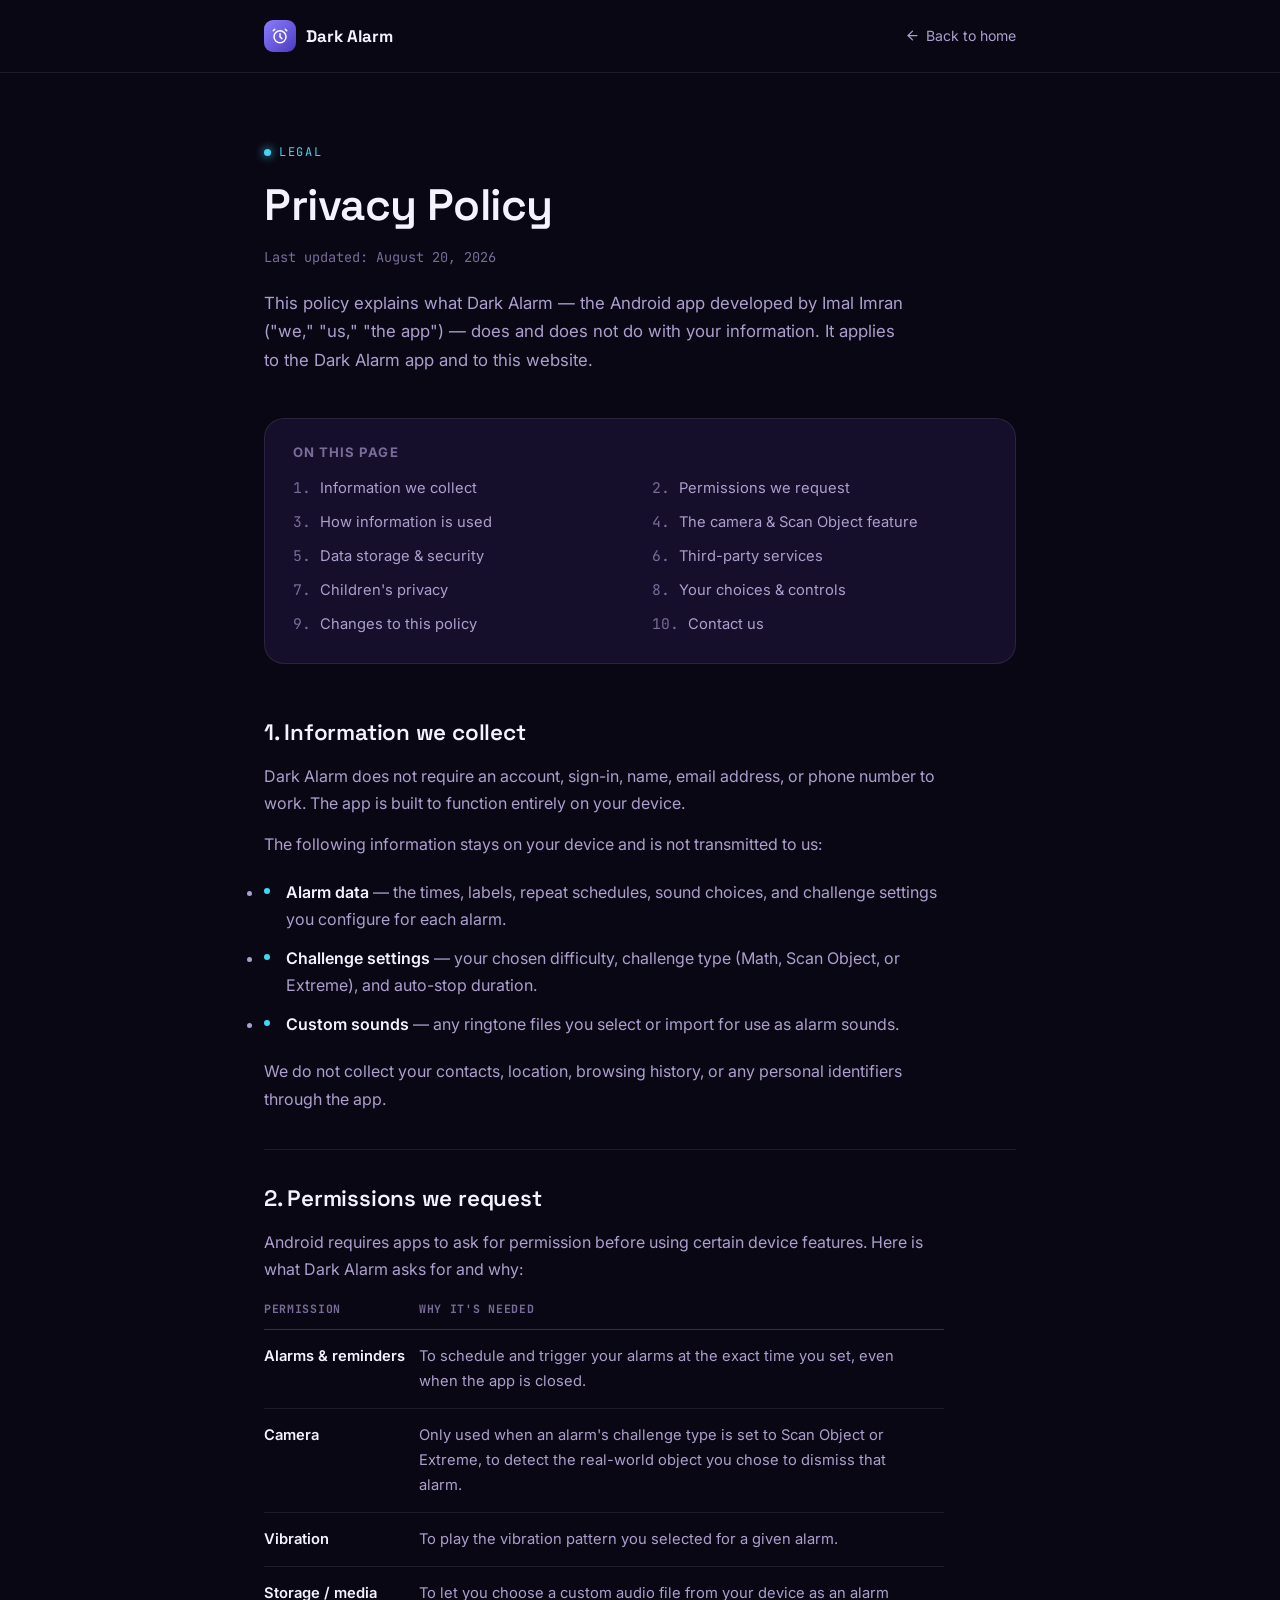
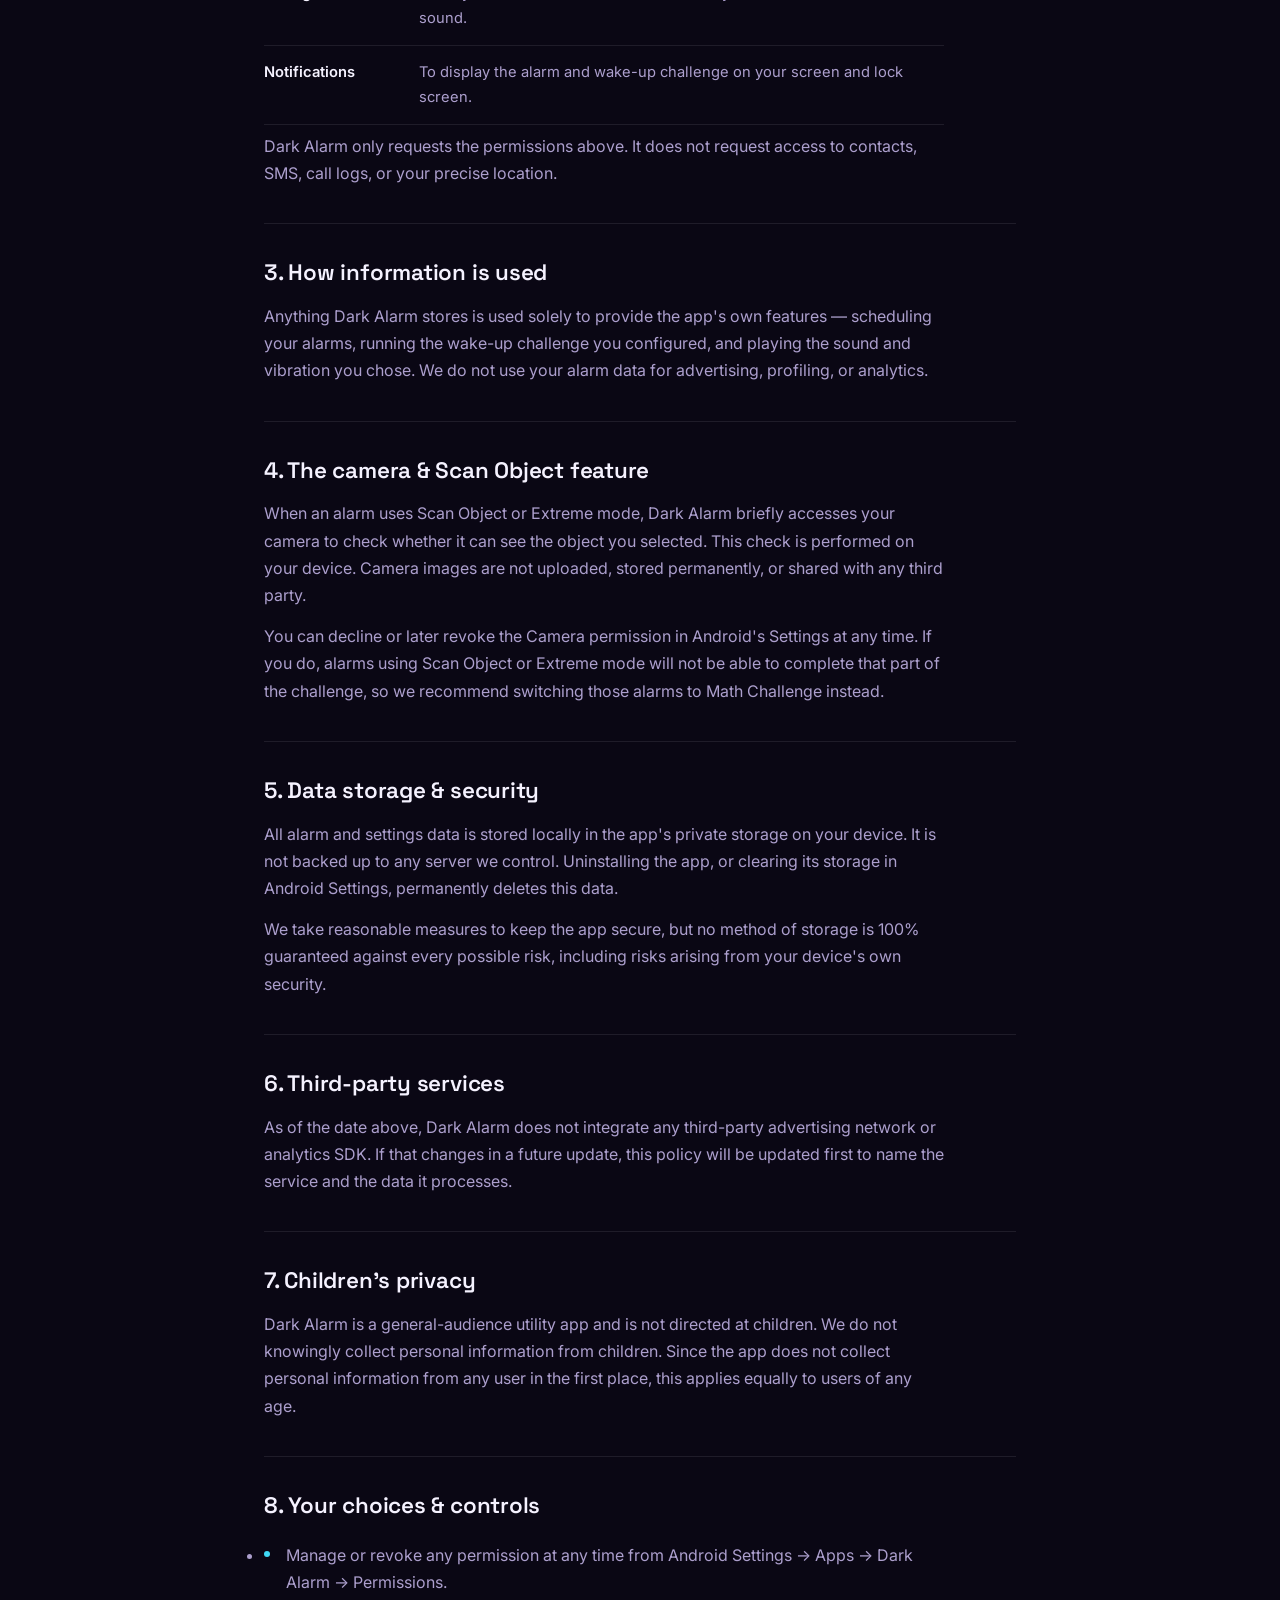
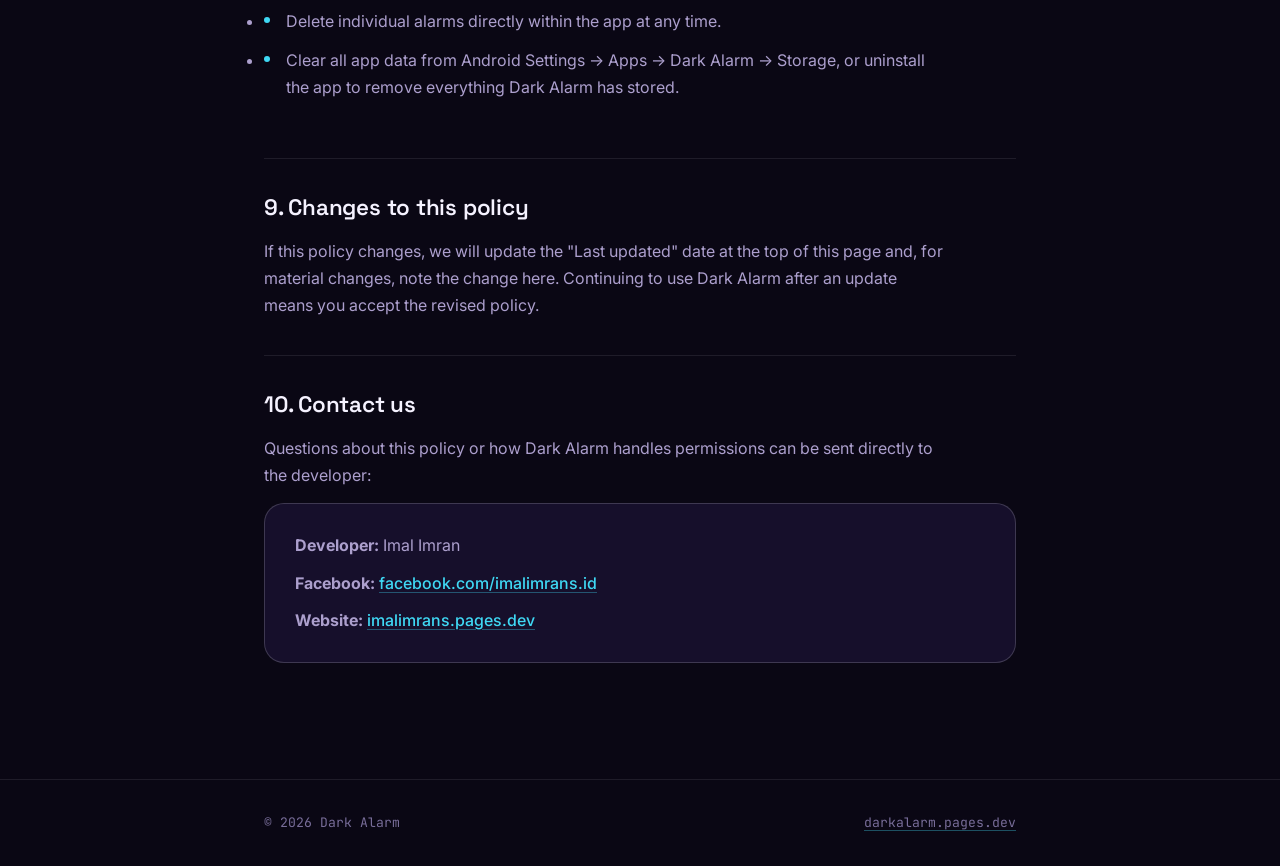
<file: privacy-policy/index.html>
<!DOCTYPE html>
<html lang="en">
<head>
<meta charset="UTF-8">
<meta name="viewport" content="width=device-width, initial-scale=1.0">

<title>Privacy Policy — Dark Alarm</title>
<meta name="title" content="Privacy Policy — Dark Alarm">
<meta name="description" content="How Dark Alarm handles permissions and data: what the Android alarm app collects, why it needs camera access for Scan Object, and how alarm data is stored on your device.">
<meta name="robots" content="index, follow">
<meta name="theme-color" content="#0a0714">
<link rel="canonical" href="https://darkalarm.pages.dev/privacy-policy/">

<meta property="og:type" content="website">
<meta property="og:url" content="https://darkalarm.pages.dev/privacy-policy/">
<meta property="og:site_name" content="Dark Alarm">
<meta property="og:title" content="Privacy Policy — Dark Alarm">
<meta property="og:description" content="How Dark Alarm handles permissions and data on Android.">
<meta property="og:image" content="https://darkalarm.pages.dev/assets/images/cover.jpg">

<link rel="icon" type="image/png" sizes="32x32" href="/assets/images/favicon-32.png">
<link rel="icon" type="image/png" sizes="150x150" href="/assets/images/icon.png">
<link rel="apple-touch-icon" href="/assets/images/apple-touch-icon.png">
<link rel="manifest" href="/manifest.json">

<script type="application/ld+json">
{
  "@context": "https://schema.org",
  "@type": "WebPage",
  "name": "Privacy Policy — Dark Alarm",
  "url": "https://darkalarm.pages.dev/privacy-policy/",
  "isPartOf": { "@type": "WebSite", "name": "Dark Alarm", "url": "https://darkalarm.pages.dev/" },
  "about": { "@type": "SoftwareApplication", "name": "Dark Alarm" },
  "datePublished": "2026-08-20",
  "dateModified": "2026-08-20"
}
</script>

<link rel="preconnect" href="https://fonts.googleapis.com">
<link rel="preconnect" href="https://fonts.gstatic.com" crossorigin>
<link href="https://fonts.googleapis.com/css2?family=Space+Grotesk:wght@500;600;700&family=Inter:wght@400;500;600;700;800&family=JetBrains+Mono:wght@400;500;600&display=swap" rel="stylesheet">

<style>
:root{
  --bg:#0a0714; --bg-soft:#0e0a1c; --surface:#160f2b; --surface-2:#1e1640;
  --border:rgba(245,242,255,.09); --border-strong:rgba(245,242,255,.18);
  --text:#f5f2ff; --text-muted:#ac9fcd; --text-dim:#786d99;
  --primary:#6552f0; --primary-light:#8b7dff; --cyan:#3fd8f4;
  --font-display:'Space Grotesk',sans-serif; --font-body:'Inter',sans-serif; --font-mono:'JetBrains Mono',monospace;
  --container:800px; --r-sm:12px; --r-md:20px; --r-lg:28px;
}
*,*::before,*::after{box-sizing:border-box;margin:0;padding:0}
html{-webkit-text-size-adjust:100%;scroll-behavior:smooth}
@media (prefers-reduced-motion:reduce){html{scroll-behavior:auto}}
body{background:var(--bg);color:var(--text);font-family:var(--font-body);font-size:16px;line-height:1.7;-webkit-font-smoothing:antialiased}
a{color:var(--cyan);text-decoration:underline;text-decoration-color:rgba(63,216,244,.35);text-underline-offset:3px}
a:hover{text-decoration-color:var(--cyan)}
img{max-width:100%;display:block}
h1,h2,h3{font-family:var(--font-display);line-height:1.2;font-weight:600;letter-spacing:-.01em}
:focus-visible{outline:2px solid var(--cyan);outline-offset:3px;border-radius:4px}
.container{width:100%;max-width:var(--container);margin-inline:auto;padding-inline:24px}
.skip-link{position:absolute;left:16px;top:-60px;background:var(--primary);color:#fff;padding:12px 18px;border-radius:10px;z-index:999;transition:top .2s ease}
.skip-link:focus{top:16px}

.site-header{padding-block:20px;border-bottom:1px solid var(--border)}
.site-header .container{display:flex;align-items:center;justify-content:space-between}
.brand{display:flex;align-items:center;gap:10px;font-family:var(--font-display);font-weight:700;font-size:1.05rem;text-decoration:none;color:var(--text)}
.brand-mark{width:32px;height:32px;border-radius:9px;background:linear-gradient(135deg,var(--primary-light),#4a3ac0);display:flex;align-items:center;justify-content:center;flex-shrink:0}
.brand-mark svg{width:18px;height:18px;color:#fff}
.back-home{font-size:.88rem;color:var(--text-muted);text-decoration:none;display:flex;align-items:center;gap:6px}
.back-home:hover{color:var(--text)}
.back-home svg{width:15px;height:15px}

main{padding-block:64px 40px}
.doc-head{margin-bottom:44px}
.eyebrow{display:inline-flex;align-items:center;gap:8px;font-family:var(--font-mono);font-size:.75rem;letter-spacing:.14em;text-transform:uppercase;color:var(--cyan);margin-bottom:16px}
.eyebrow::before{content:'';width:7px;height:7px;border-radius:50%;background:var(--cyan);box-shadow:0 0 10px var(--cyan)}
h1{font-size:clamp(2rem,1.6rem + 2vw,2.75rem);margin-bottom:14px}
.updated{font-family:var(--font-mono);font-size:.85rem;color:var(--text-dim)}
.lead{color:var(--text-muted);margin-top:20px;font-size:1.05rem;max-width:640px}

.toc{background:var(--surface);border:1px solid var(--border);border-radius:var(--r-md);padding:26px 28px;margin-bottom:56px}
.toc h2{font-family:var(--font-body);font-size:.82rem;text-transform:uppercase;letter-spacing:.08em;color:var(--text-dim);margin-bottom:14px;font-weight:700}
.toc ol{list-style:none;display:grid;grid-template-columns:1fr 1fr;gap:8px 24px;counter-reset:toc}
.toc li{counter-increment:toc;font-size:.92rem}
.toc li::before{content:counter(toc) '. ';color:var(--text-dim);font-family:var(--font-mono)}
.toc a{color:var(--text-muted);text-decoration:none}
.toc a:hover{color:var(--cyan)}
@media (max-width:560px){.toc ol{grid-template-columns:1fr}}

.doc-section{padding-block:36px;border-top:1px solid var(--border)}
.doc-section:first-of-type{border-top:none;padding-top:0}
.doc-section h2{font-size:1.4rem;margin-bottom:16px;scroll-margin-top:24px}
.doc-section h3{font-size:1.05rem;margin:20px 0 8px;color:var(--text)}
.doc-section p{color:var(--text-muted);margin-bottom:14px;max-width:680px}
.doc-section p:last-child{margin-bottom:0}
.doc-section ul{margin:12px 0 14px 0;max-width:680px}
.doc-section li{color:var(--text-muted);padding:6px 0 6px 22px;position:relative}
.doc-section li::before{content:'';position:absolute;left:0;top:15px;width:6px;height:6px;border-radius:50%;background:var(--cyan)}
.doc-section li strong{color:var(--text);font-weight:600}

.perm-table{width:100%;border-collapse:collapse;margin:16px 0 8px;max-width:680px}
.perm-table th{text-align:left;font-family:var(--font-mono);font-size:.72rem;letter-spacing:.06em;text-transform:uppercase;color:var(--text-dim);padding:0 14px 10px 0;border-bottom:1px solid var(--border-strong)}
.perm-table td{padding:14px 14px 14px 0;border-bottom:1px solid var(--border);color:var(--text-muted);font-size:.92rem;vertical-align:top}
.perm-table td:first-child{color:var(--text);font-weight:600;white-space:nowrap}

.contact-box{background:var(--surface);border:1px solid var(--border-strong);border-radius:var(--r-md);padding:28px 30px;margin-top:8px}
.contact-box p{margin-bottom:10px}
.contact-box a{font-weight:500}

.site-footer{border-top:1px solid var(--border);padding-block:32px;margin-top:40px}
.site-footer .container{display:flex;justify-content:space-between;flex-wrap:wrap;gap:12px;font-size:.82rem;color:var(--text-dim);font-family:var(--font-mono)}
</style>
</head>
<body>
<a class="skip-link" href="#main">Skip to content</a>

<header class="site-header">
  <div class="container">
    <a href="/" class="brand">
      <span class="brand-mark"><svg viewBox="0 0 24 24" fill="none" stroke="currentColor" stroke-width="2" stroke-linecap="round" stroke-linejoin="round"><circle cx="12" cy="13" r="8"/><path d="M12 9v4l2.5 2.5"/><path d="M5 3 3 5"/><path d="m19 3 2 2"/></svg></span>
      Dark Alarm
    </a>
    <a href="/" class="back-home"><svg viewBox="0 0 24 24" fill="none" stroke="currentColor" stroke-width="2" stroke-linecap="round" stroke-linejoin="round"><path d="M19 12H5"/><path d="m12 19-7-7 7-7"/></svg> Back to home</a>
  </div>
</header>

<main id="main">
  <div class="container">
    <div class="doc-head">
      <span class="eyebrow">Legal</span>
      <h1>Privacy Policy</h1>
      <p class="updated">Last updated: August 20, 2026</p>
      <p class="lead">This policy explains what Dark Alarm — the Android app developed by Imal Imran ("we," "us," "the app") — does and does not do with your information. It applies to the Dark Alarm app and to this website.</p>
    </div>

    <nav class="toc" aria-label="Table of contents">
      <h2>On this page</h2>
      <ol>
        <li><a href="#info-we-collect">Information we collect</a></li>
        <li><a href="#permissions">Permissions we request</a></li>
        <li><a href="#how-used">How information is used</a></li>
        <li><a href="#scan-object">The camera &amp; Scan Object feature</a></li>
        <li><a href="#storage">Data storage &amp; security</a></li>
        <li><a href="#third-party">Third-party services</a></li>
        <li><a href="#children">Children's privacy</a></li>
        <li><a href="#choices">Your choices &amp; controls</a></li>
        <li><a href="#changes">Changes to this policy</a></li>
        <li><a href="#contact">Contact us</a></li>
      </ol>
    </nav>

    <section class="doc-section" id="info-we-collect">
      <h2>1. Information we collect</h2>
      <p>Dark Alarm does not require an account, sign-in, name, email address, or phone number to work. The app is built to function entirely on your device.</p>
      <p>The following information stays on your device and is not transmitted to us:</p>
      <ul>
        <li><strong>Alarm data</strong> — the times, labels, repeat schedules, sound choices, and challenge settings you configure for each alarm.</li>
        <li><strong>Challenge settings</strong> — your chosen difficulty, challenge type (Math, Scan Object, or Extreme), and auto-stop duration.</li>
        <li><strong>Custom sounds</strong> — any ringtone files you select or import for use as alarm sounds.</li>
      </ul>
      <p>We do not collect your contacts, location, browsing history, or any personal identifiers through the app.</p>
    </section>

    <section class="doc-section" id="permissions">
      <h2>2. Permissions we request</h2>
      <p>Android requires apps to ask for permission before using certain device features. Here is what Dark Alarm asks for and why:</p>
      <table class="perm-table">
        <thead><tr><th>Permission</th><th>Why it's needed</th></tr></thead>
        <tbody>
          <tr><td>Alarms &amp; reminders</td><td>To schedule and trigger your alarms at the exact time you set, even when the app is closed.</td></tr>
          <tr><td>Camera</td><td>Only used when an alarm's challenge type is set to Scan Object or Extreme, to detect the real-world object you chose to dismiss that alarm.</td></tr>
          <tr><td>Vibration</td><td>To play the vibration pattern you selected for a given alarm.</td></tr>
          <tr><td>Storage / media</td><td>To let you choose a custom audio file from your device as an alarm sound.</td></tr>
          <tr><td>Notifications</td><td>To display the alarm and wake-up challenge on your screen and lock screen.</td></tr>
        </tbody>
      </table>
      <p>Dark Alarm only requests the permissions above. It does not request access to contacts, SMS, call logs, or your precise location.</p>
    </section>

    <section class="doc-section" id="how-used">
      <h2>3. How information is used</h2>
      <p>Anything Dark Alarm stores is used solely to provide the app's own features — scheduling your alarms, running the wake-up challenge you configured, and playing the sound and vibration you chose. We do not use your alarm data for advertising, profiling, or analytics.</p>
    </section>

    <section class="doc-section" id="scan-object">
      <h2>4. The camera &amp; Scan Object feature</h2>
      <p>When an alarm uses Scan Object or Extreme mode, Dark Alarm briefly accesses your camera to check whether it can see the object you selected. This check is performed on your device. Camera images are not uploaded, stored permanently, or shared with any third party.</p>
      <p>You can decline or later revoke the Camera permission in Android's Settings at any time. If you do, alarms using Scan Object or Extreme mode will not be able to complete that part of the challenge, so we recommend switching those alarms to Math Challenge instead.</p>
    </section>

    <section class="doc-section" id="storage">
      <h2>5. Data storage &amp; security</h2>
      <p>All alarm and settings data is stored locally in the app's private storage on your device. It is not backed up to any server we control. Uninstalling the app, or clearing its storage in Android Settings, permanently deletes this data.</p>
      <p>We take reasonable measures to keep the app secure, but no method of storage is 100% guaranteed against every possible risk, including risks arising from your device's own security.</p>
    </section>

    <section class="doc-section" id="third-party">
      <h2>6. Third-party services</h2>
      <p>As of the date above, Dark Alarm does not integrate any third-party advertising network or analytics SDK. If that changes in a future update, this policy will be updated first to name the service and the data it processes.</p>
    </section>

    <section class="doc-section" id="children">
      <h2>7. Children's privacy</h2>
      <p>Dark Alarm is a general-audience utility app and is not directed at children. We do not knowingly collect personal information from children. Since the app does not collect personal information from any user in the first place, this applies equally to users of any age.</p>
    </section>

    <section class="doc-section" id="choices">
      <h2>8. Your choices &amp; controls</h2>
      <ul>
        <li>Manage or revoke any permission at any time from Android Settings → Apps → Dark Alarm → Permissions.</li>
        <li>Delete individual alarms directly within the app at any time.</li>
        <li>Clear all app data from Android Settings → Apps → Dark Alarm → Storage, or uninstall the app to remove everything Dark Alarm has stored.</li>
      </ul>
    </section>

    <section class="doc-section" id="changes">
      <h2>9. Changes to this policy</h2>
      <p>If this policy changes, we will update the "Last updated" date at the top of this page and, for material changes, note the change here. Continuing to use Dark Alarm after an update means you accept the revised policy.</p>
    </section>

    <section class="doc-section" id="contact">
      <h2>10. Contact us</h2>
      <p>Questions about this policy or how Dark Alarm handles permissions can be sent directly to the developer:</p>
      <div class="contact-box">
        <p><strong>Developer:</strong> Imal Imran</p>
        <p><strong>Facebook:</strong> <a href="https://facebook.com/imalimrans.id" target="_blank" rel="noopener">facebook.com/imalimrans.id</a></p>
        <p><strong>Website:</strong> <a href="https://imalimrans.pages.dev" target="_blank" rel="noopener">imalimrans.pages.dev</a></p>
      </div>
    </section>
  </div>
</main>

<footer class="site-footer">
  <div class="container">
    <span>&copy; 2026 Dark Alarm</span>
    <span><a href="/" style="color:var(--text-dim)">darkalarm.pages.dev</a></span>
  </div>
</footer>
</body>
</html>
</file>
